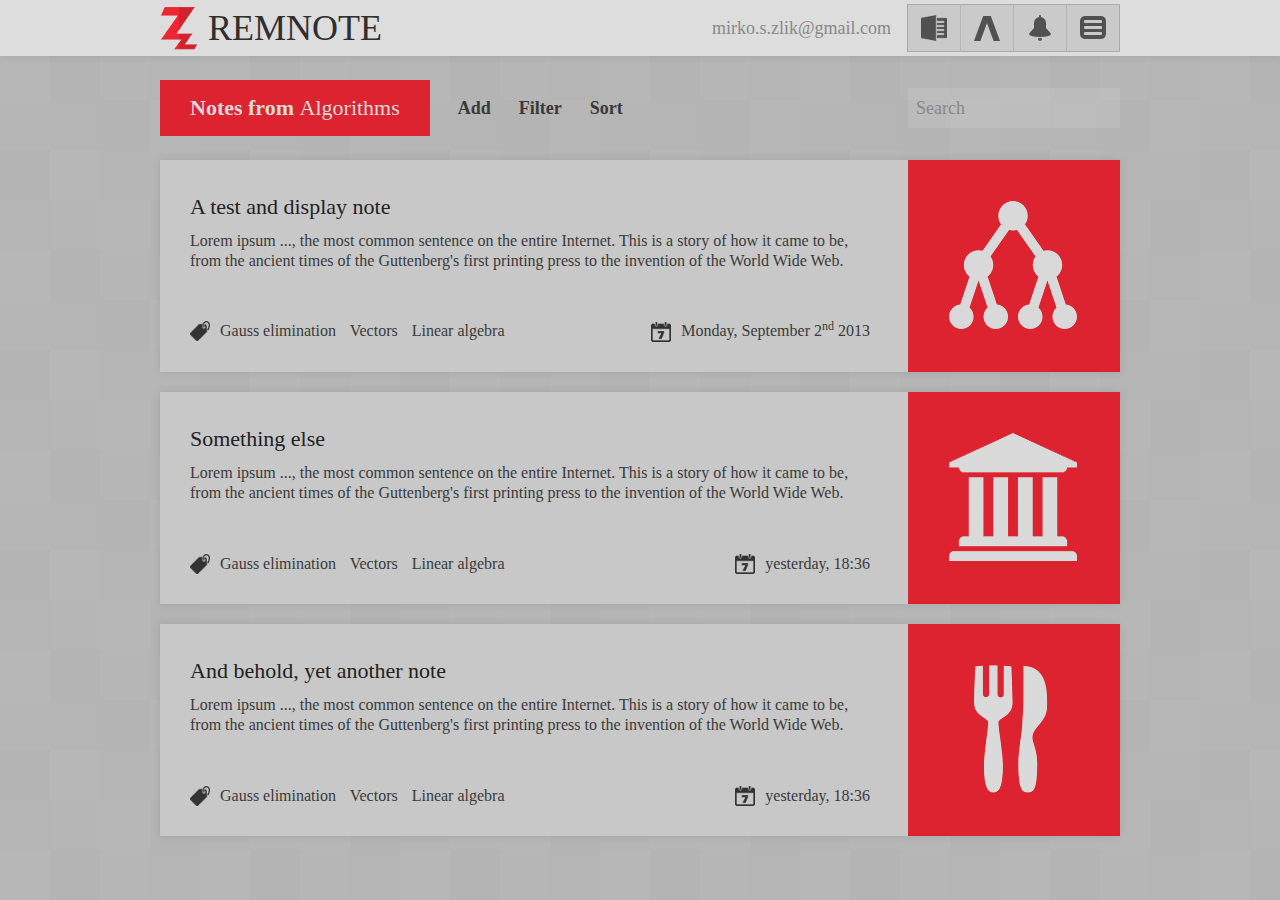
<file: index.html>
<!DOCTYPE html>
<html>
<head>
	<meta charset = "utf-8"/>
	<title>RemNote</title>
	<link rel = "stylesheet/less" type = "text/css" href = "./css/default.less"/>
	<script src = "./js/less.min.js"></script>
	<script src = "./js/jquery.min.js"></script>
	<script src = "./js/plugins/highlight/highlight.pack.js"></script>
	<script src = "./js/plugins/heapbox/jquery.heapbox.min.js"></script>
	<!--<script type="text/x-mathjax-config">
		MathJax.Hub.Config({
			showMathMenu : false,
			jsMath2jax: {
				preview: "none"
			},
			"HTML-CSS": {
			    preferredFont: "STIX",
			    scale: 100
			},
			Tex : {
				extensions: [ "mhchem.js" ]
			}
		});
</script>
	<script type="text/javascript" src="http://cdn.mathjax.org/mathjax/latest/MathJax.js?config=TeX-AMS_HTML"></script>-->
	<script src = "./js/parser.js"></script>
	<script>
		$( function(){
			//hljs.initHighlightingOnLoad();
			$( '.selectpick' ).heapbox( { 'heapsize' : 300, effect : { 'speed' : 'fast' } } );
			/*$( "#add-note-button" ).click( function( e ){
				e.preventDefault();
				$( "div.notes" ).append( '<div class = "note">'
					+ '<div class = "note-header">'
					+ '<div class = "note-heading">'
					+ '<h2>Probna nota</h2>'
					+ '<p>Neki tamo kratki uvod nečeg tamo.</p>'
					+ '<div class = "note-date">&mdash; 19<sup>th</sup> October 2013, 18:42</div>'
					+ '</div>'
					+ '<div class = "note-group">'
					+ '<img src = "./img/groups/algorithms.png"/ >'
					+ '</div>'
					+ '<div class = "note-opt">'
					+ '		<a class = "edit">Edit</a>'
					+ '		<a class = "print">Print</a>'
					+ '		<a class = "download nomargin">Download as PDF</a>'
					+ '		<a class = "delete">Delete</a>'
					+ '</div>'
					+ '<div class = "note-info">'
					+ '<div class = "note-group-name info-line">Digital Logic</div>'
					+ '<div class = "note-tags info-line">'
					+ '<span class = "tag">Boolean logic</span>'
					+ '</div>'
					+ '<div class = "note-attachments info-line">No attachments</div>'
					+ '</div>'
					+ '</div>'
					+ '<div class = "note-content">'
					+ parseNote( $( "#add-note-content" ).val() )
					+ '</div></div>'
				);
				$( "pre code" ).each( function( i, e ) { 
	  				hljs.highlightBlock( e ); 
	  			});
	  			preLiner();
	  			//MathJax.Hub.Queue( [ "Typeset", MathJax.Hub ] );
			});*/ 			
		});
	</script>
	<link rel="shortcut icon" href="./favicon.ico" />
</head>
<body>
	<div id = "main-header-wrapper">
		<header class = "main">
			<div style = "overflow: hidden;">
				<div class = "logo">
					<img src = "./img/UiDesign/logo6-48.png"/>
					<h1>REM<span>NOTE</span></h1>
				</div>
				<nav class = "main">
					<ul>
						<li class = "notes-link"><img src = "./img/ui/header/note-26.png"/></li>
						<li class = "shorts-link"><img src = "./img/ui/header/lambda-26.png"/></li>
						<li class = "reminders-link"><img src = "./img/ui/header/reminder-26.png"/></li>
						<li class = "reminders-link"><img src = "./img/ui/header/category-26.png"/></li>
					</ul>
				</nav>
				<div class = "user">
					<a class = "user-name">mirko.s.zlik@gmail.com</a>
				</div>
			</div>			
		</header>
	</div>
	<div class = "opt-wrapper">
		<nav class = "options">
			<div class = "page-title-container"><h3>Notes from <em>Algorithms</em></h3></div>
			<ul>
				<li class = "opt-add">Add</li>
				<li class = "opt-filter">Filter</li>
				<li class = "opt-sort">Sort</li>
				<!--<li class = "right opt-settings"><img src = "./img/ui/nav/settings-32-2.png"/></li>	-->
				<li class = "right opt-search">
					<form>
						<input type = "text" value = "Search" id = "search-term"/>
					</form>
				</li>
			</ul>
		</nav>
		<div class = "option-box filter-options">
			<form>
				<div class = "option-box-name"><a><h3>Filter</h3></a></div>
				<div class = "option-box-options">
					<div class = "single-option first-option" id = "filter-category-wrap">
						<h4>Select category:</h4>
						<select class = "selectpick" id = "filter-category-select">
							<option value = "0">All categories</option>
							<option value = "1">University</option>
							<option value = "2">Mathematics</option>
							<option value = "4">Physics</option>
							<option value = "5">Electrical Engineering</option>
							<option value = "6">Programming</option>
						</select>
					</div>
					<div class = "single-option second-option" id = "filter-group-wrap">
						<h4>And group:</h4>
						<select class = "selectpick" id = "filter-group-select">
							<option value = "0">All groups</option>
							<option value = "1">University</option>
							<option value = "2">Mathematics</option>
							<option value = "4">Physics</option>
							<option value = "5">Reading</option>
							<option value = "6">Programming</option>
						</select>
					</div>
				</div>
			</form>
		</div>
		<div class = "option-box sort-options">
			<form>
				<div class = "option-box-name"><a><h3>Sort</h3></a></div>
				<div class = "option-box-options">
					<div class = "single-option first-option" id = "sort-by-wrap">
						<h4>Sort notes by:</h4>
						<select class = "selectpick" id = "sort-by-select">
							<option value = "0">Date added</option>
							<option value = "1">Category and group</option>
							<option value = "2">Title (alphabetical)</option>
						</select>
					</div>
					<div class = "single-option second-option" id = "sort-order-wrap">
						<h4>Order of sorting:</h4>
						<select class = "selectpick" id = "sort-order-select">
							<option value = "0">Ascending</option>
							<option value = "1">Descending</option>
						</select>
					</div>
				</div>
			</form>
		</div>
	</div>
	<div class = "main">
		<div class = "notes">
			<article class = "note">
				<div class = "group-img">
					<img src = "./img/groups/algorithms.png"/>				
				</div>
				<div class = "note-content">
					<h3>A test and display note</h3>
					<div class = "note-text-short">
						<p>
							Lorem ipsum ..., the most common sentence on the entire Internet. This is a story of how 
							it came to be, from the ancient times of the Guttenberg's first printing press to the 
							invention of the World Wide Web.
						</p>
					</div>
					<div class = "note-info">
						<div class = "tags">
							<span class = "tag">Gauss elimination</span>
							<span class = "tag">Vectors</span>
							<span class = "tag">Linear algebra</span>
						</div>
						<div class = "date">Monday, September 2<sup>nd</sup> 2013</div>
					</div>
				</div>
			</article>
		
			<article class = "note">
				<div class = "group-img">
					<img src = "./img/groups/university.png"/>
				</div>
				<div class = "note-content">
					<h3>Something else</h3>
					<div class = "note-text-short">
						<p>
							Lorem ipsum ..., the most common sentence on the entire Internet. This is a story of how 
							it came to be, from the ancient times of the Guttenberg's first printing press to the 
							invention of the World Wide Web.
						</p>
					</div>
					<div class = "note-info">
						<div class = "tags">
							<span class = "tag">Gauss elimination</span>
							<span class = "tag">Vectors</span>
							<span class = "tag">Linear algebra</span>
						</div>
						<div class = "date">yesterday, 18:36</div>
					</div>
				</div>
			</article>
		
			<article class = "note">
				<div class = "group-img">
					<img src = "./img/groups/restaurant.png"/>				
				</div>
				<div class = "note-content">
					<h3>And behold, yet another note</h3>
					<div class = "note-text-short">
						<p>
							Lorem ipsum ..., the most common sentence on the entire Internet. This is a story of how 
							it came to be, from the ancient times of the Guttenberg's first printing press to the 
							invention of the World Wide Web.
						</p>
					</div>
					<div class = "note-info">
						<div class = "tags">
							<span class = "tag">Gauss elimination</span>
							<span class = "tag">Vectors</span>
							<span class = "tag">Linear algebra</span>
						</div>
						<div class = "date">yesterday, 18:36</div>
					</div>
				</div>
			</article>
		</div>
		<!--<div class = "option-div">
			<h3>Add new note</h3>
			<form>
				<textarea id = "add-note-content">Here goes your content</textarea>
				<button id = "add-note-button">Add note</button>
			</form>
		</div>-->
	</div>
</body>
</html>
</file>
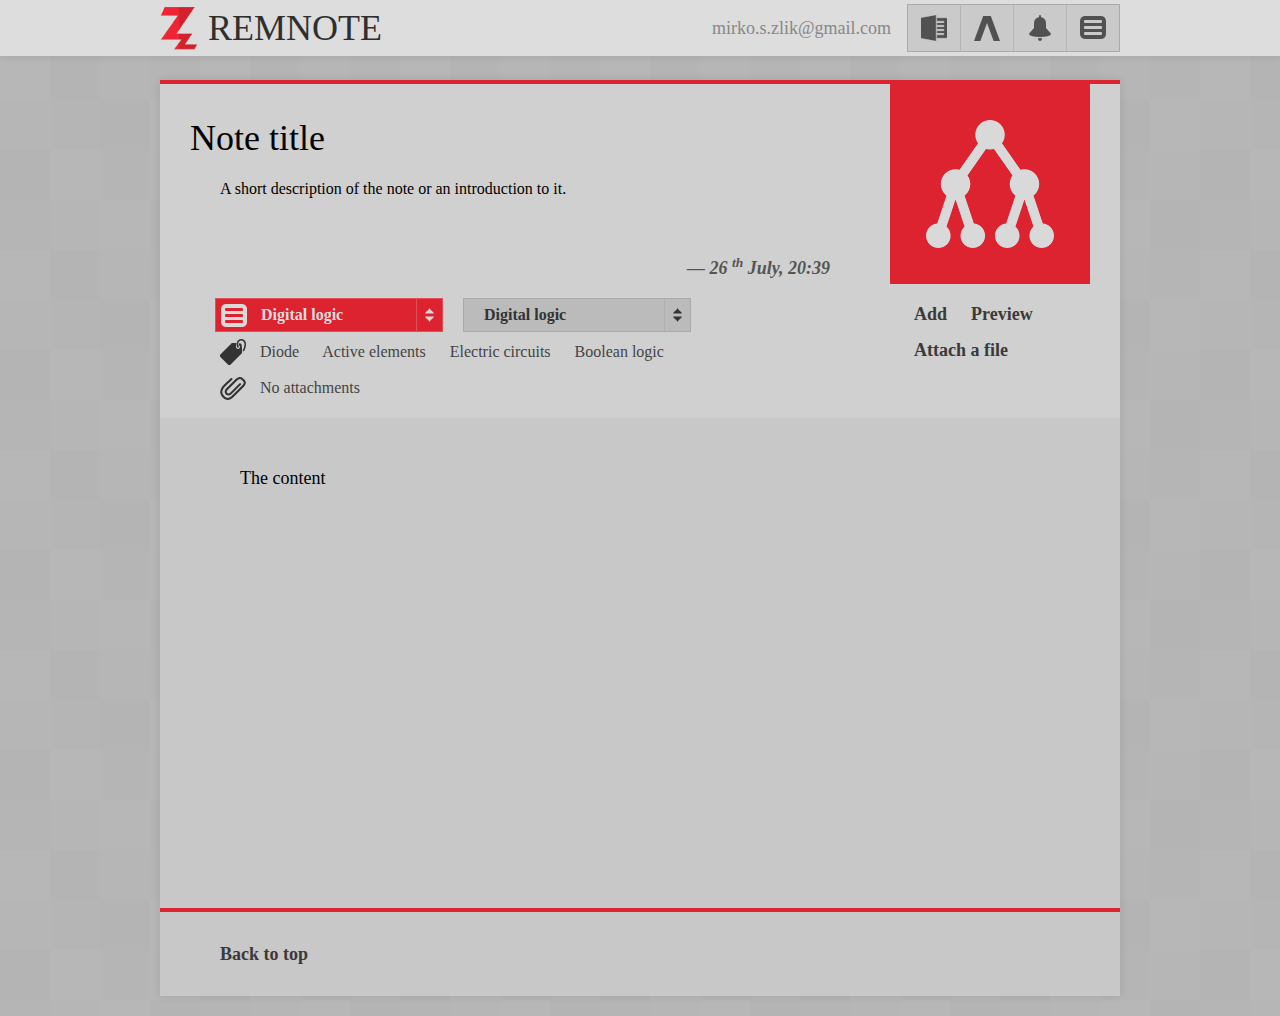
<file: add-note.html>
<!DOCTYPE html>
<html>
<head>
	<meta charset = "utf-8"/>
	<title>RemNote</title>
	<link rel = "stylesheet/less" type = "text/css" href = "./css/default.less"/>
	<script src = "./js/less.min.js"></script>
	<link rel="shortcut icon" href="./favicon.ico" />
	<script src = "./js/jquery.min.js"></script>
	<script src = "./js/plugins/elastic/jquery.elastic.js"></script>
	<script src = "./js/plugins/heapbox/jquery.heapbox.min.js"></script>
	<script src = "./js/plugins/jquery.caret.js"></script>
	<script src = "./js/utility.js"></script>
	<script src = "./js/tooltip.js"></script>
	<script src = "./js/input.js"></script>
	<script type = "text/x-mathjax-config">
		MathJax.Hub.Config({
			showMathMenu : false,
			jsMath2jax: {
				preview: "none"
			},
			"HTML-CSS": {
			    preferredFont: "STIX",
			    scale: 100
			},
			Tex : {
				extensions: [ "mhchem.js" ]
			}
		});
</script>
	<script src = "http://cdn.mathjax.org/mathjax/latest/MathJax.js?config=TeX-AMS_HTML"></script>
	<script>
		$( function(){
			$( ".note-date" ).html( "&mdash; " + getCurrDateString() );
			noteInputer();
		    $('.selectpicker').heapbox( { 'heapsize' : 200, effect : { 'speed' : 'fast' } } );
		    
		    var $content = $( '#input-note-content' );
		    var $toolbar = $( '#input-content-toolbar' );
		    var $toolbarInner = $toolbar.children( 'ul' );
		    
		    $toolbar.attr( 'data-can-blur', 'true' );
		    
		    // blur only if mouse not over toolbar
		    function blurContent(){
		               	
		    	if( $toolbar.attr( 'data-can-blur' ) === 'false' ){
		    		$content.focus();
		    		return;
		    	}		    	
		    	//$toolbar.fadeOut( 100 ).css( 'visibility', 'hidden' ).show();
		    	$toolbar.css( 'visibility', 'hidden' );
		    	$content.css( {'background' : 'none', 'border-left' : 'none', 'padding-left' : '20px' } );
		    	
		    }
		    
		    $content.focus( function( e ){
		    	   
		    	//$toolbar.hide().css( 'visibility', 'visible' ).fadeIn( 100 ).css( 'height', $content.outerHeight() );
		    	$toolbar.css( 'visibility', 'visible' ).css( 'height', $content.outerHeight() );
		    	$content.css( {'background' : '#cfcfcf', 'border-left' : '15px solid #c1c1c1', 'padding-left' : '5px' } );
		    	
		    }).blur( function( e ){
		    
		    	blurContent();
		    	
		    }).on( 'heightChange', function( e ){
		    
		    	$toolbar.css( 'height', e.newHeight + 40 );
		    	
		    });
		    
		    toolbarActions();
		    
		    // set toolbar height to match the textarea
		    $toolbar.css( 'height', $content.outerHeight() ).hover( function(){
		    
		    	$toolbar.attr( 'data-can-blur', 'false' );
		    	
		    }, function(){
		    
		    	$toolbar.attr( 'data-can-blur', 'true' );
		    	
		    }).click( function(){
		    
				console.log( 'clicked' );
		    	$content.focus();
		    	
		    });
		    
		    // for moving the toolbar to be visible
		    $( window ).scroll( function(){
		    	var $this = $( this );		    
		    	var diff = Math.max( $this.scrollTop() - $toolbar.offset().top, 0 );
		    	var remain = $toolbar.height() - $toolbarInner.height();
		    	if( remain >= diff ){
		    		$toolbarInner.css( 'margin-top', diff );
		    	}
		    });
		    
		});
	</script>
</head>
<body>
	<div id = "main-header-wrapper">
		<header class = "main">
			<div class = "logo">
				<img src = "./img/UiDesign/logo6-48.png"/>
				<h1>Remnote</h1>
			</div>
			<nav class = "main">
				<ul>
					<li class = "notes-link"><img src = "./img/ui/header/note-26.png"/></li>
					<li class = "shorts-link"><img src = "./img/ui/header/lambda-26.png"/></li>
					<li class = "reminders-link"><img src = "./img/ui/header/reminder-26.png"/></li>
					<li class = "reminders-link"><img src = "./img/ui/header/category-26.png"/></li>
				</ul>
			</nav>
			<div class = "user">
				<a class = "user-name">mirko.s.zlik@gmail.com</a>
			</div>
		</header>
	</div>
	<div class = "main">
		<div class = "note add-note">
			<div class = "note-header">
				<div class = "note-heading">
					<input type = "text" class = "input-note-heading" id = "input-note-heading" value = "Note title"/>
					<textarea class = "input-note-short-descr" rows = "4">A short description of the note or an introduction to it.</textarea>
					<div class = "note-date">&mdash; 19<sup>th</sup> October 2013, 18:42</div>
				</div>
				<div class = "note-group">
					<img src = "./img/groups/algorithms.png"/>
				</div>
				<div class = "note-opt">
					<a class = "add">Add</a>
					<a class = "preview nomargin">Preview</a>
					<a class = "attach nomargin">Attach a file</a>
					<a class = "clear">Clear</a>
				</div>
				<div class = "note-info">
					<div class = "note-category-name info-line">
						<div id = "note-category-pick-wrap" class = "select-wrap thin">
							<select id = "note-category-pick" class = "selectpicker">
								<option value = "0">Digital logic</option>
								<option value = "1">University</option>
								<option value = "2">Mathematics</option>
								<option value = "4">Physics</option>
								<option value = "5">Reading</option>
								<option value = "6">Programming</option>
							</select>
						</div>
						<div id = "note-group-pick-wrap" class = "select-wrap thin">
							<select id = "note-group-pick" class = "selectpicker">
								<option value = "0">Digital logic</option>
								<option value = "1">University</option>
								<option value = "2">Mathematics</option>
								<option value = "4">Physics</option>
								<option value = "5">Reading</option>
								<option value = "6">Programming</option>
							</select>
						</div>
					</div>
					<div class = "note-tags info-line">
						<span class = "tag">Diode</span>
						<span class = "tag">Active elements</span>
						<span class = "tag">Electric circuits</span>
						<span class = "tag">Boolean logic</span>
					</div>
					<div class = "note-attachments info-line">No attachments</div>
				</div>
			</div>
			<div class = "note-content">
				<textarea id = "input-note-content" class = "input-note-content">The content</textarea>
				<div id = "input-content-toolbar" class = "input-content-toolbar">
					<ul>
						<li id = "insert-header"><img src = "./img/ui/editor/text-26.png"/></li>
						<li id = "insert-bold"><img src = "./img/ui/editor/bold-26.png"/></li>
						<li id = "insert-link"><img src = "./img/ui/editor/link-26.png"/></li>
						<li id = "insert-image"><img src = "./img/ui/editor/add_image-26.png"/></li>
						<li id = "insert-code"><img src = "./img/ui/editor/outline-26.png"/></li>
						<li id = "insert-math"><img src = "./img/ui/editor/square_root-26.png"/></li>
						<li id = "insert-quote"><img src = "./img/ui/editor/quote-26.png"/></li>
						<li id = "show-info"><img src = "./img/ui/editor/info-26.png"/></li>
					</ul>
				</div>
			</div>
			<div class = "note-footer">
				Back to top
			</div>
		</div>
	</div>
</body>
</html>
</file>
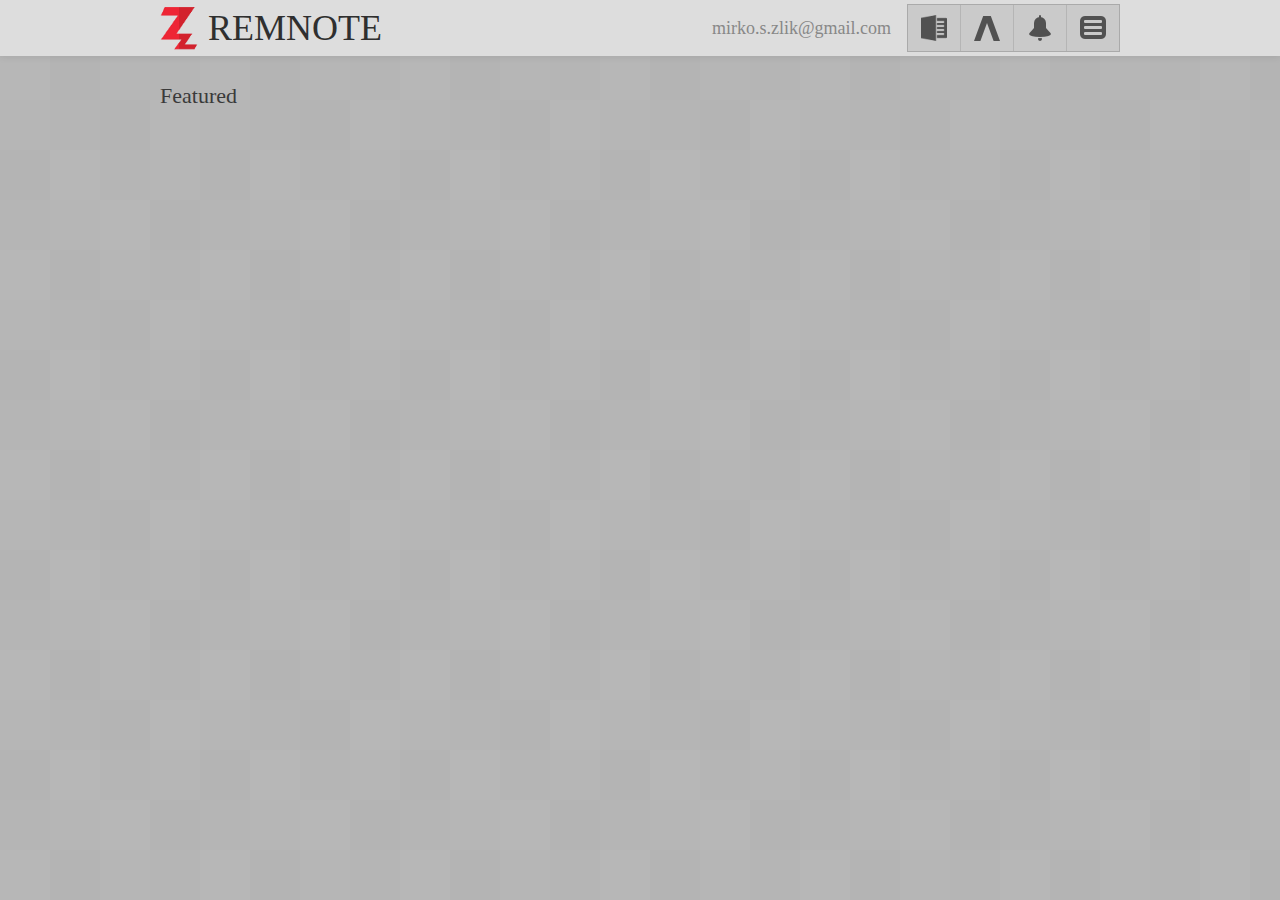
<file: main.html>
<!DOCTYPE html>
<html>
<head>
	<meta charset = "utf-8"/>
	<title>RemNote</title>
	<link rel = "stylesheet/less" type = "text/css" href = "./css/default.less"/>
	<script src = "./js/less.min.js"></script>
	<link rel="shortcut icon" href="./favicon.ico" />
</head>
<body>
	<div id = "main-header-wrapper">
		<header class = "main">
			<div style = "overflow: hidden;">
				<div class = "logo">
					<img src = "./img/UiDesign/logo6-48.png"/>
					<h1>REM<span>NOTE</span></h1>
				</div>
				<nav class = "main">
					<ul>
						<li class = "notes-link"><img src = "./img/ui/header/note-26.png"/></li>
						<li class = "shorts-link"><img src = "./img/ui/header/lambda-26.png"/></li>
						<li class = "reminders-link"><img src = "./img/ui/header/reminder-26.png"/></li>
						<li class = "reminders-link"><img src = "./img/ui/header/category-26.png"/></li>
					</ul>
				</nav>
				<div class = "user">
					<a class = "user-name">mirko.s.zlik@gmail.com</a>
				</div>
			</div>			
		</header>
	</div>	
	<div class = "main">
		<section class = "featured">
			<header class = "section-header">
				<div class = "section-title">
					<h3>Featured</h3>
				</div>
			</header>
		</section>
		<section class = "recent">
		
		</section>
	</div>	
</body>
</html>
</file>
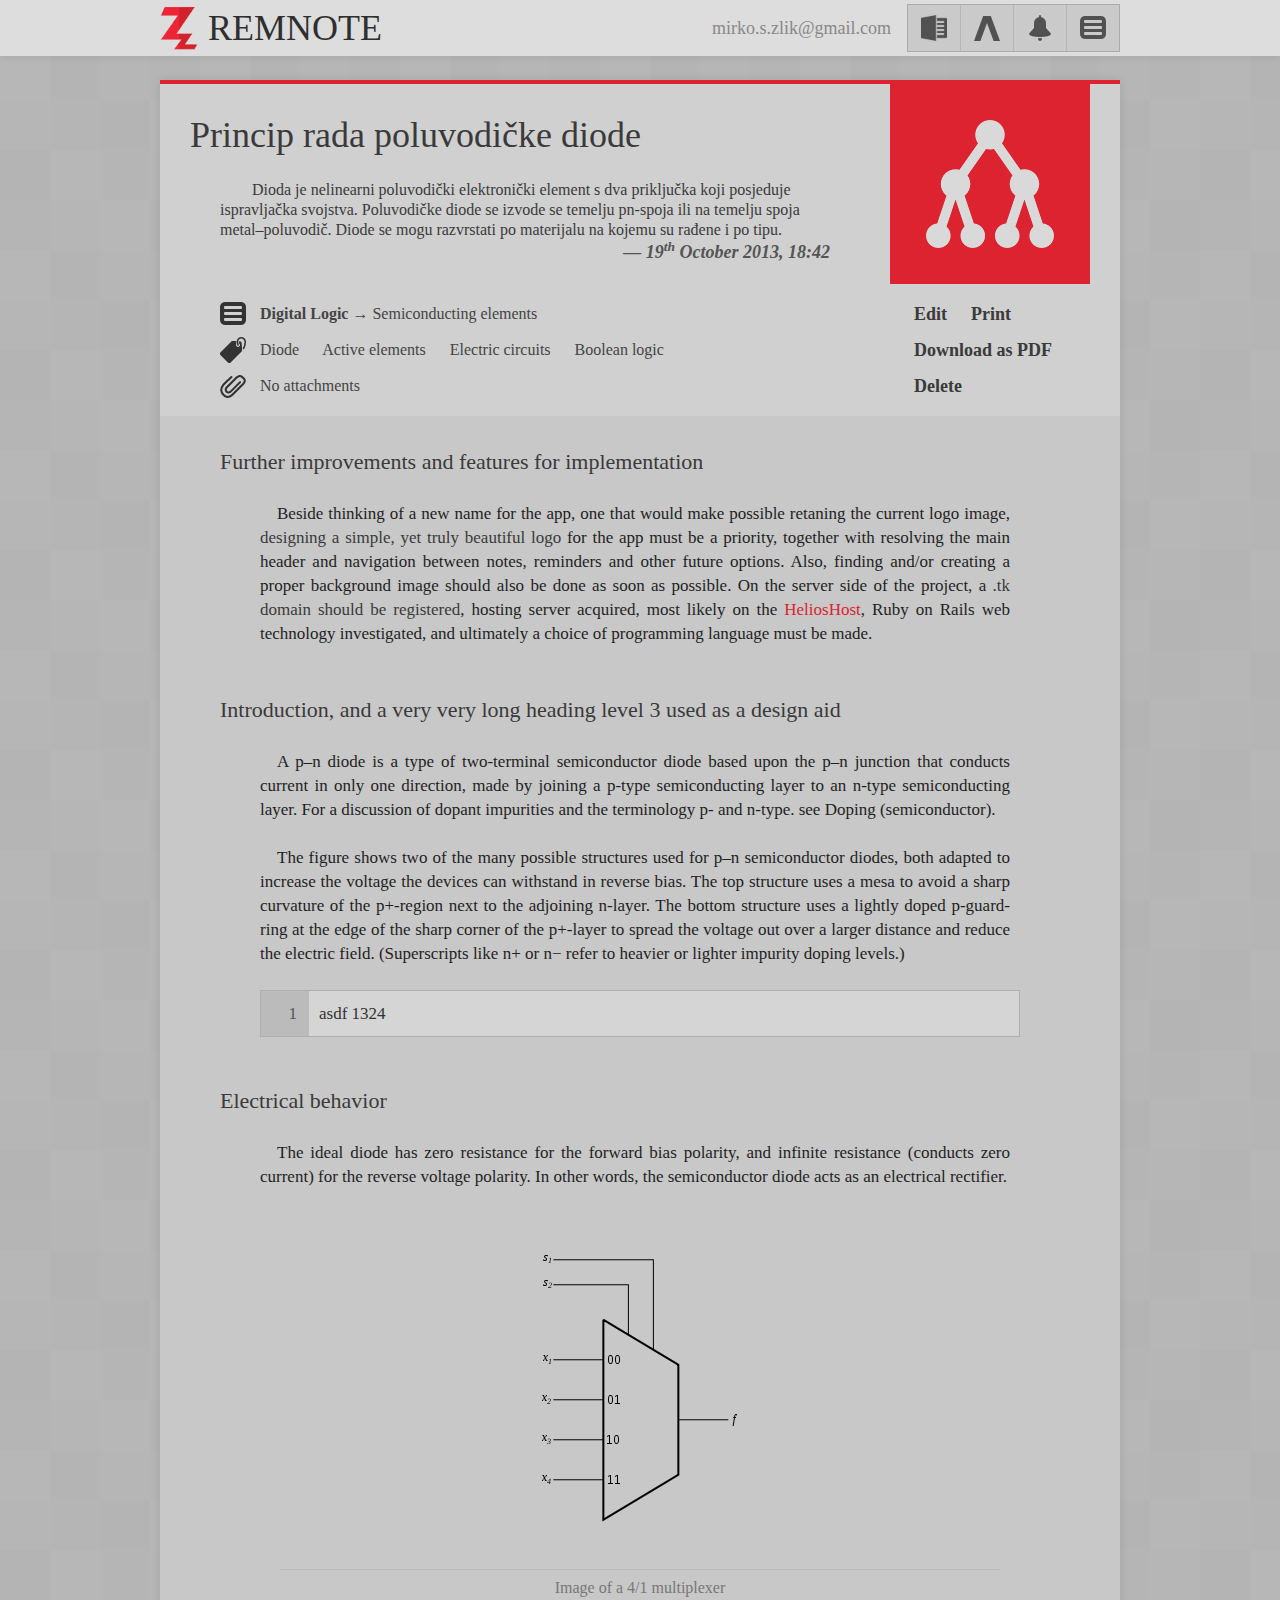
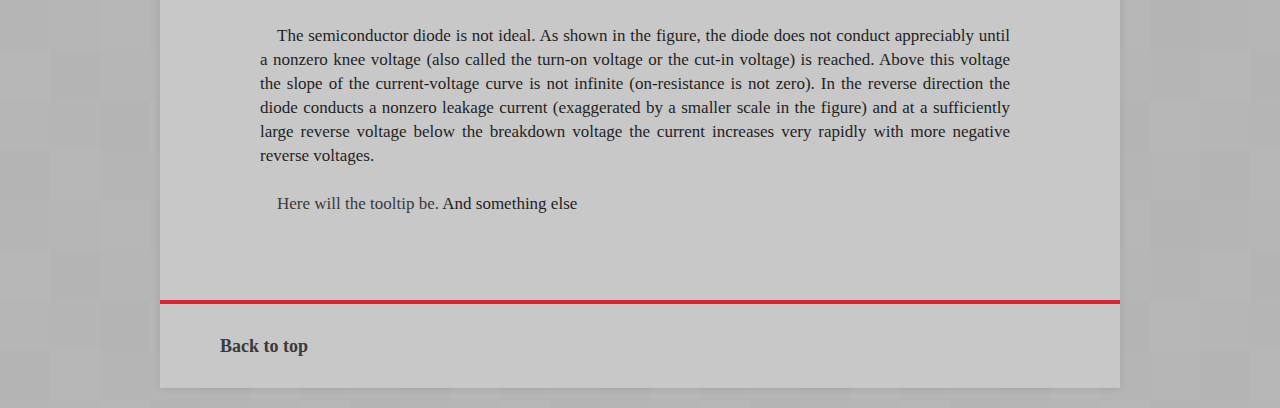
<file: note.html>
<!DOCTYPE html>
<html>
<head>
	<meta charset = "utf-8"/>
	<title>RemNote</title>
	<link rel = "stylesheet/less" type = "text/css" href = "./css/default.less"/>
	<script src = "./js/less.min.js"></script>
	<link rel="shortcut icon" href="./favicon.ico" />
	<script src = "./js/jquery.min.js"></script>
	<script src = "./js/utility.js"></script>
	<script src = "./js/tooltip.js"></script>
	<script type="text/x-mathjax-config">
		MathJax.Hub.Config({
			showMathMenu : false,
			jsMath2jax: {
				preview: "none"
			},
			"HTML-CSS": {
			    preferredFont: "STIX",
			    scale: 100
			},
			Tex : {
				extensions: [ "mhchem.js" ]
			}
		});
</script>
	<script type="text/javascript" src="http://cdn.mathjax.org/mathjax/latest/MathJax.js?config=TeX-AMS_HTML"></script>
	<script>
		$( function(){
			$( '#tooltip-test' ).tooltip( "Hello this is a tooltip. And quite a long one it is. A bit more to see if it overflows correctly.<br/ >It even has multiple lines", { id : "muaha" } );
		});
	</script>
</head>
<body>
	<div id = "main-header-wrapper">
		<header class = "main">
			<div class = "logo">
				<img src = "./img/UiDesign/logo6-48.png"/>
				<h1>remnote</h1>
			</div>
			<nav class = "main">
				<ul>
					<li class = "notes-link"><img src = "./img/ui/header/note-26.png"/></li>
					<li class = "shorts-link"><img src = "./img/ui/header/lambda-26.png"/></li>
					<li class = "reminders-link"><img src = "./img/ui/header/reminder-26.png"/></li>
					<li class = "reminders-link"><img src = "./img/ui/header/category-26.png"/></li>
				</ul>
			</nav>
			<div class = "user">
				<a class = "user-name">mirko.s.zlik@gmail.com</a>
			</div>
		</header>
	</div>
	<div class = "main">
		<div class = "note">
			<div class = "note-header">
				<div class = "note-heading">
					<h2>Princip rada poluvodičke diode</h2>
					<p>Dioda je nelinearni poluvodički elektronički element s dva priključka koji posjeduje ispravljačka svojstva. Poluvodičke diode se izvode se temelju pn-spoja ili na temelju spoja metal–poluvodič. Diode se mogu razvrstati po materijalu na kojemu su rađene i po tipu.</p>
					<div class = "note-date">&mdash; 19<sup>th</sup> October 2013, 18:42</div>
				</div>
				<div class = "note-group">
					<img src = "./img/groups/algorithms.png"/>
				</div>
				<div class = "note-opt">
					<a class = "edit">Edit</a>
					<a class = "print">Print</a>
					<a class = "download nomargin">Download as PDF</a>
					<a class = "delete">Delete</a>
				</div>
				<div class = "note-info">
					<div class = "note-category-name info-line">Digital Logic &rarr; <em>Semiconducting elements</em></div>
					<div class = "note-tags info-line">
						<span class = "tag">Diode</span>
						<span class = "tag">Active elements</span>
						<span class = "tag">Electric circuits</span>
						<span class = "tag">Boolean logic</span>
					</div>
					<div class = "note-attachments info-line">No attachments</div>
				</div>
			</div>
			<div class = "note-content">
			<h3>Further improvements and features for implementation</h3>
			<p>Beside thinking of a new name for the app, one that would make possible retaning the current logo image, 
			<b>designing a simple, yet truly beautiful logo</b> for the app must be a priority, together with resolving the 
			main header and navigation between notes, reminders and other future options. Also, finding and/or creating 
			a proper background image should also be done as soon as possible. On the server side of the project, 
			a <b>.tk domain should be registered</b>, hosting server acquired, most likely on the <a href = "">HeliosHost</a>,
			Ruby on Rails web technology investigated, and ultimately a choice of programming language must be made.</p>
			<h3>Introduction, and a very very long heading level 3 used as a design aid</h3>
			<p>A p–n diode is a type of two-terminal semiconductor diode based upon the p–n junction that conducts current in only one direction, made by joining a p-type semiconducting layer to an n-type semiconducting layer. For a discussion of dopant impurities and the terminology p- and n-type. see Doping (semiconductor).</p>

<p>The figure shows two of the many possible structures used for p–n semiconductor diodes, both adapted to increase the voltage the devices can withstand in reverse bias. The top structure uses a mesa to avoid a sharp curvature of the p+-region next to the adjoining n-layer. The bottom structure uses a lightly doped p-guard-ring at the edge of the sharp corner of the p+-layer to spread the voltage out over a larger distance and reduce the electric field. (Superscripts like n+ or n− refer to heavier or lighter impurity doping levels.)</p>

<pre><code><span class = "line"><span class = "ln">1</span>asdf 1324</span></code></pre>

<h3>Electrical behavior</h3>
<p>The ideal diode has zero resistance for the forward bias polarity, and infinite resistance (conducts zero current) for the reverse voltage polarity. In other words, the semiconductor diode acts as an electrical rectifier.</p>
<div class = "img-wrap"><img src = "./img/other/mux.png"/><div class = "caption">Image of a 4/1 multiplexer</div></div>
<p>The semiconductor diode is not ideal. As shown in the figure, the diode does not conduct appreciably until a nonzero knee voltage (also called the turn-on voltage or the cut-in voltage) is reached. Above this voltage the slope of the current-voltage curve is not infinite (on-resistance is not zero). In the reverse direction the diode conducts a nonzero leakage current (exaggerated by a smaller scale in the figure) and at a sufficiently large reverse voltage below the breakdown voltage the current increases very rapidly with more negative reverse voltages.</p>
<p> <b id = "tooltip-test">Here will the tooltip be.</b> And something else</p>
			</div>
			<div class = "note-footer">
				Back to top
			</div>
		</div>
	</div>
</body>
</html>
</file>
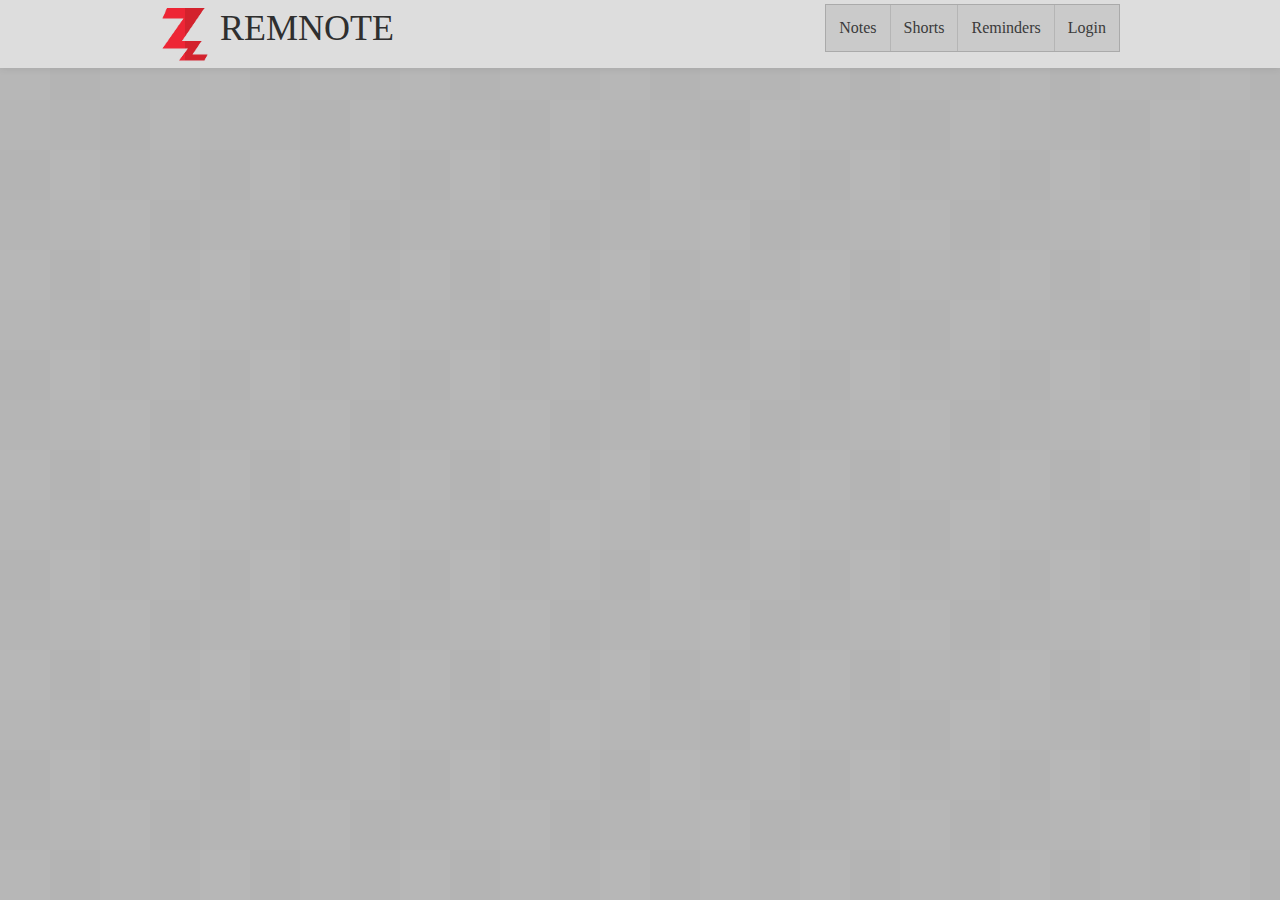
<file: reminders.html>
<!DOCTYPE html>
<html>
<head>
	<meta charset = "utf-8"/>
	<title>RemNote</title>
	<link rel = "stylesheet/less" type = "text/css" href = "./css/default.less"/>
	<script src = "./js/less.min.js"></script>
	<link rel="shortcut icon" href="./favicon.ico" />
</head>
<body>
	<div id = "main-header-wrapper">
		<header class = "main">
			<div style = "overflow: hidden;">
				<div class = "logo">
					<img src = "./img/UiDesign/logo6.png"/>
					<h1>REM<span>NOTE</span></h1>
				</div>
				<nav class = "main">
					<ul>
						<li class = "notes-link">Notes</li>
						<li class = "shorts-link">Shorts</li>
						<li class = "reminders-link">Reminders</li>
						<li class = "login-link">Login</li>
					</ul>
				</nav>
			</div>			
		</header>
	</div>
	
</body>
</html>
</file>
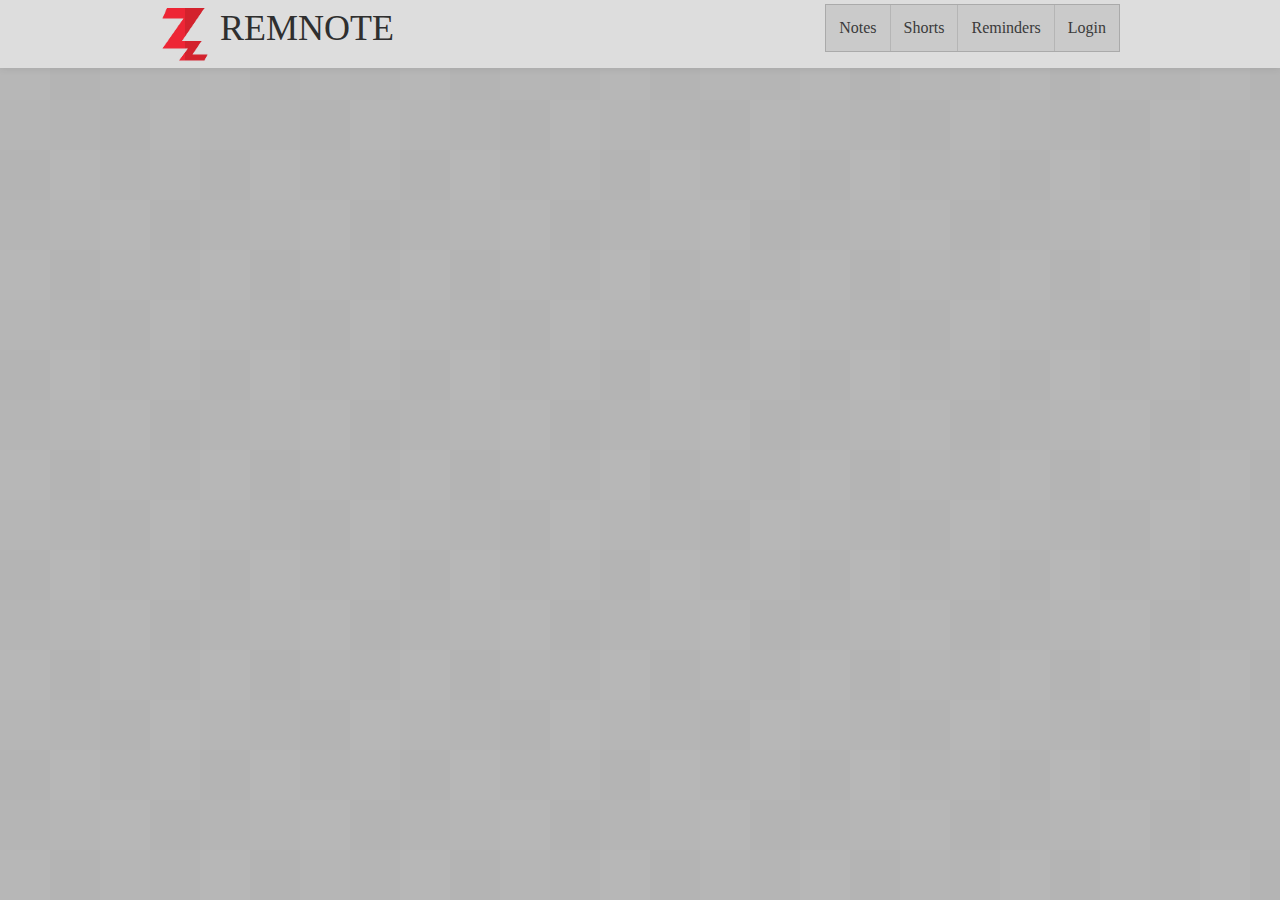
<file: shorts.html>
<!DOCTYPE html>
<html>
<head>
	<meta charset = "utf-8"/>
	<title>RemNote</title>
	<link rel = "stylesheet/less" type = "text/css" href = "./css/default.less"/>
	<script src = "./js/less.min.js"></script>
	<link rel="shortcut icon" href="./favicon.ico" />
</head>
<body>
	<div id = "main-header-wrapper">
		<header class = "main">
			<div style = "overflow: hidden;">
				<div class = "logo">
					<img src = "./img/UiDesign/logo6.png"/>
					<h1>REM<span>NOTE</span></h1>
				</div>
				<nav class = "main">
					<ul>
						<li class = "notes-link">Notes</li>
						<li class = "shorts-link">Shorts</li>
						<li class = "reminders-link">Reminders</li>
						<li class = "login-link">Login</li>
					</ul>
				</nav>
			</div>			
		</header>
	</div>
</body>
</html>
</file>
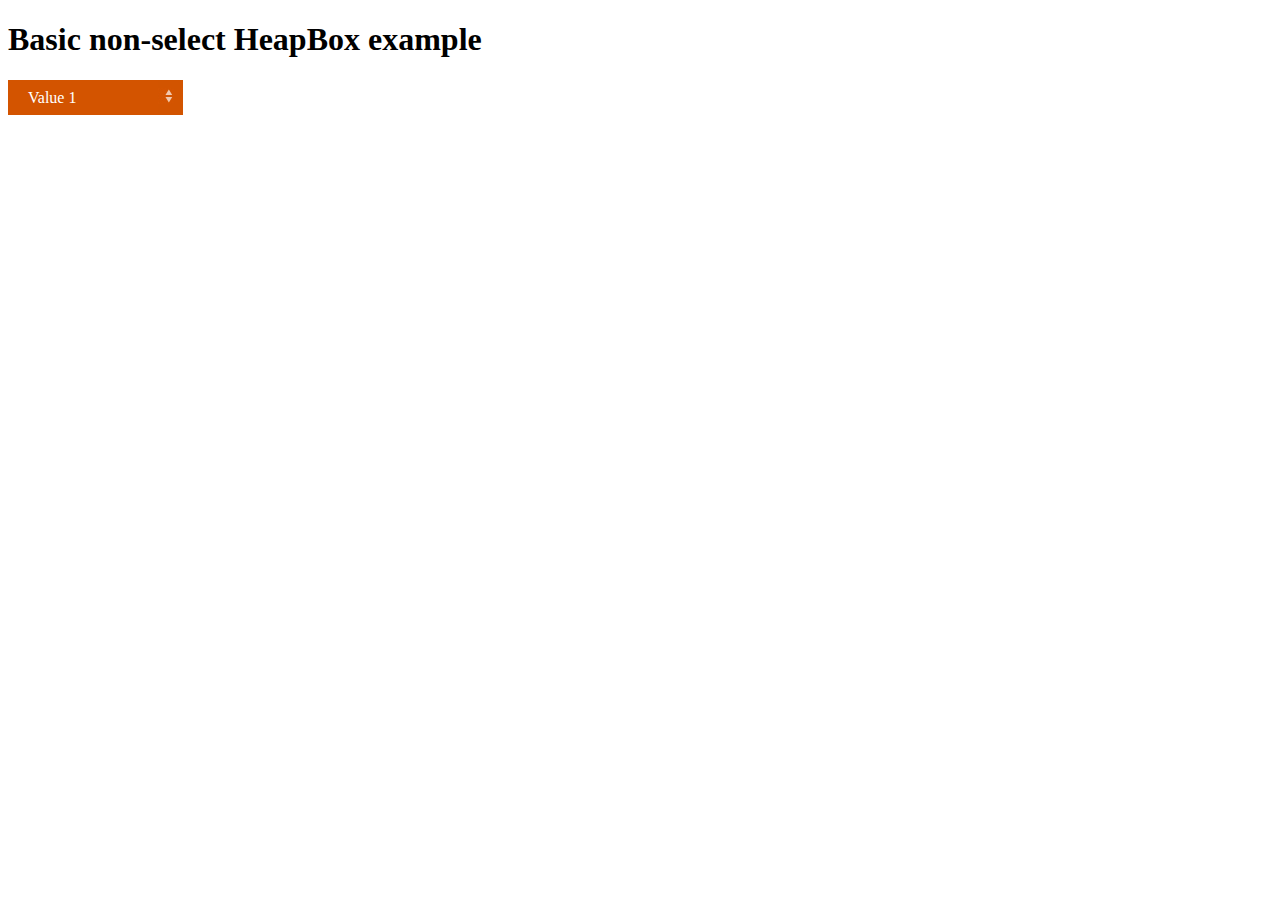
<file: js/plugins/jquery.heapbox-0.9.3/examples/basic-non-select.html>
<!DOCTYPE HTML>

<html>

<head>
	<meta http-equiv="Content-Type" content="text/html; charset=UTF-8" />
	<title>Basic HeapBox example</title>
	<link rel="stylesheet" href="../themes/pumpkin/css/pumpkin.css" type="text/css" media="screen" /> 
	<style type="text/css">
	
	</style>
	<script src="http://code.jquery.com/jquery-1.10.1.min.js"></script>
	<script src="../src/jquery.heapbox-0.9.3.min.js"></script>
	<script type="text/javascript">
	$(document).ready(function() {
 		
	$(".basic-non-select-example").heapbox();
	json = '[{"value":"value_1","text":"Value 1"},{"value":"value_2","text":"Value 2"}]';
	$(".basic-non-select-example").heapbox("set",json);

	});
	</script>
</head>

<body>

<h1>Basic non-select HeapBox example</h1>

<div class="basic-non-select-example"></div>

</body>

</html>
</file>
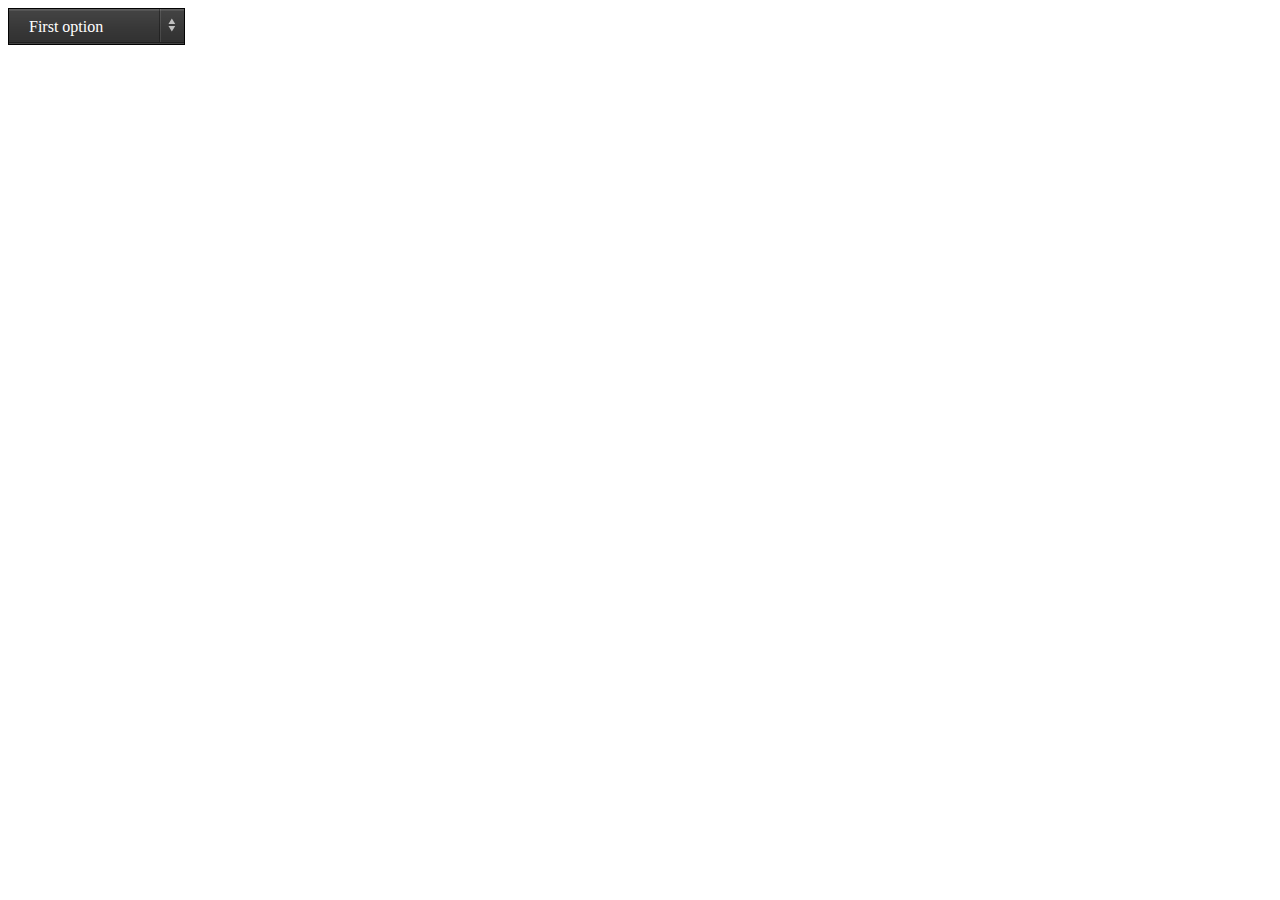
<file: js/plugins/jquery.heapbox-0.9.3/examples/basic.html>
<!DOCTYPE HTML>

<html>

<head>
	<meta http-equiv="Content-Type" content="text/html; charset=UTF-8" />
	<title>Basic HeapBox example</title>
	<link rel="stylesheet" href="../themes/dark/css/dark.css" type="text/css" media="screen" /> 
	<style type="text/css">
	
	</style>
	<script src="http://code.jquery.com/jquery-1.10.1.min.js"></script>
	<script src="../src/jquery.heapbox-0.9.3.min.js"></script>
	<script type="text/javascript">
	$(document).ready(function() {

		$(".basic-example").heapbox();

	});
	</script>
</head>

<body>

<select class="basic-example">
	<option value="option1">First option</option>
	<option value="option2" disabled>Second option</option>
	<option value="option1">Third option</option>
</select>


</body>

</html>
</file>
<file: js/plugins/jquery.heapbox-0.9.3/themes/pumpkin/css/pumpkin.css>
.heapBox
{
clear:both;
display:inline-block;
line-height:35px;
position:relative;
}

.heapBox *
{
margin:0;
padding:0;
outline: none;
}

.heapBox.disabled .holder
{
color:#EF7524;
}

.heapBox a{
text-decoration:none;
color:#fff;
}

.heapBox .holder
{
width:150px;
overflow:hidden;
background:#d35400;
text-indent:20px;
height:35px;
}

.heapBox .handler
{
width:25px;
background:#d35400 url(../gfx/heapbox_handler_bg.jpg);
height:35px;
}

.heapBox .holder,.heapBox .handler
{
float:left;
position:relative;
z-index:10;
}

.heapBox div.heap
{
display:none;
position:absolute;
list-style-type:none;
left:0;
width:175px;
top:37px;
overflow:hidden;
}

.heapBox .heap .heapOptions
{
display:block;
overflow:hidden;
z-index:20;
position:relative;
}

.heapBox .heap a.sliderUp
{
display:block;
width:100%;
height:15px;
background:#d35400 url(../gfx/slider_arrow_up.png);
background-repeat:no-repeat;
background-position:center center;
border-bottom:1px solid #a84403;
position:absolute;
top:0px;
z-index:30;
}

.heapBox .heap a.sliderDown
{

display:block;
width:100%;
height:15px;
background:#d35400 url(../gfx/slider_arrow_down.png);
border-top:1px solid #a84403;
background-repeat:no-repeat;
background-position:center center;
position:absolute;
bottom:0px;
z-index:30;
}


.heapBox .heap .heapOptions .heapOption
{
z-index:20;
position:relative;
display:block;
height:35px;
}

.heapBox .heap .heapOptions .heapOption a{
width:100%;
display:block;
background:#d35400;
text-indent:20px;
}

.heapBox .heap .heapOptions .heapOption a:hover{
	background:#a84403;	
}

.heapBox .heap .heapOptions .heapOption a.selected{
	background:#a84403;
}

.heapBox .heap .heapOptions .heapOption a.disabled{
	color:#FF781F;
}
</file>
<file: js/plugins/jquery.heapbox-0.9.3/themes/dark/css/dark.css>
.heapBox
{
clear:both;
display:inline-block;
line-height:35px;
position:relative;
}

.heapBox *
{
margin:0;
padding:0;
outline: none;
}

.heapBox.disabled .holder
{
color:#989898;
}

.heapBox.disabled .handler
{
background:url(../gfx/heapbox_bg.jpg) repeat-x;
}

.heapBox a{
text-decoration:none;
color:#fff;
}

.heapBox .holder
{
width:150px;
overflow:hidden;
background:url(../gfx/heapbox_bg.jpg) repeat-x;
text-indent:20px;
border:1px solid #030303;
border-right:none;
height:35px;
}

.heapBox .handler
{
width:25px;
background:url(../gfx/heapbox_handler_bg.jpg) no-repeat;
height:35px;
border:1px solid #030303;
border-left:none;

}

.heapBox .holder,.heapBox .handler
{
float:left;
position:relative;
z-index:10;
}

.heapBox div.heap
{
display:none;
position:absolute;
list-style-type:none;
left:0;
width:175px;
top:36px;
overflow:hidden;
border:1px solid #000;
border-top:none;
}

.heapBox .heap .heapOptions
{
display:block;
overflow:hidden;
z-index:20;
position:relative;
}

.heapBox .heap a.sliderUp
{
display:block;
width:100%;
height:15px;
background:#333 url(../gfx/slider_arrow_up.png);
background-repeat:no-repeat;
background-position:center center;
border-bottom:1px solid #111;
position:absolute;
top:0px;
z-index:30;
}

.heapBox .heap a.sliderDown
{
display:block;
width:100%;
height:15px;
background:#333 url(../gfx/slider_arrow_down.png);
background-repeat:no-repeat;
background-position:center center;
border-top:1px solid #111;
position:absolute;
bottom:0px;
z-index:30;
}

.heapBox .heap .heapOptions .heapOption
{
z-index:20;
position:relative;
display:block;
height:35px;
}

.heapBox .heap .heapOptions .heapOption a{
width:100%;
display:block;
background:url(../gfx/heapbox_heapitem_bg.jpg) repeat-x;
text-indent:20px;
}

.heapBox .heap .heapOptions .heapOption a:hover{
background:url(../gfx/heapbox_heapitem_hover_bg.jpg) repeat-x;
}

.heapBox .heap .heapOptions .heapOption a.selected{
background:url(../gfx/heapbox_heapitem_hover_bg.jpg) repeat-x;
}

.heapBox .heap .heapOptions .heapOption a.disabled{
	color:#777;
}

.heapBox .heap .heapOptions .heapOption a.disabled:hover{
	background:url(../gfx/heapbox_heapitem_bg.jpg) repeat-x;
}
</file>
